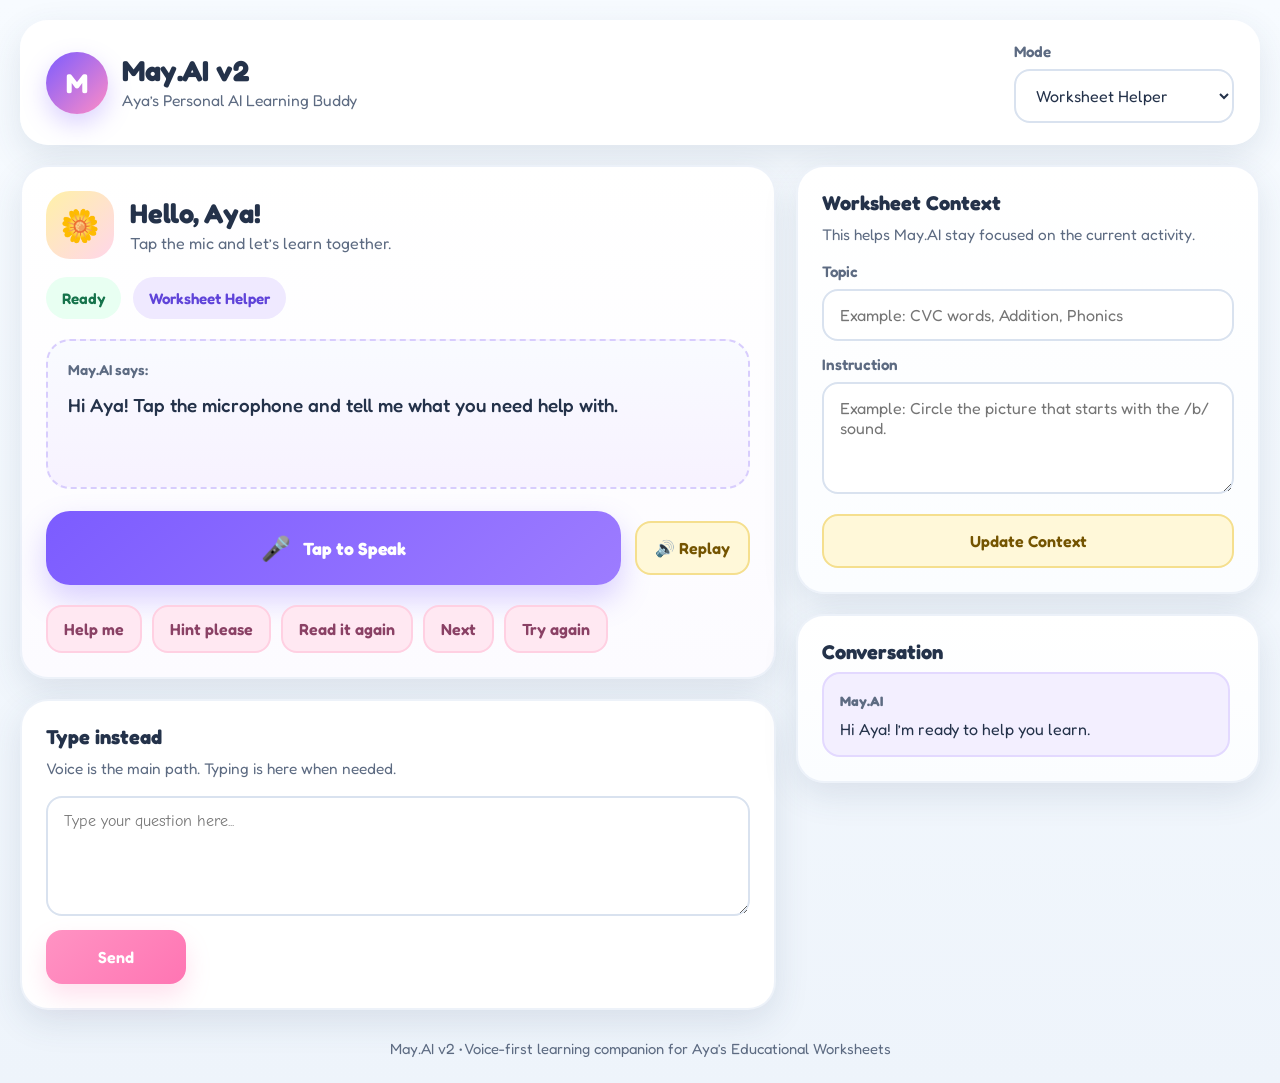
<file: index.html>
<!DOCTYPE html>
<html lang="en">
<head>
  <meta charset="UTF-8" />
  <meta name="viewport" content="width=device-width, initial-scale=1.0" />
  <title>May.AI v2 | Aya's Personal AI</title>
  <link rel="stylesheet" href="style.css" />
  <link rel="preconnect" href="https://fonts.googleapis.com" />
  <link rel="preconnect" href="https://fonts.gstatic.com" crossorigin />
  <link
    href="https://fonts.googleapis.com/css2?family=Fredoka:wght@400;500;600;700&family=Comic+Neue:wght@400;700&display=swap"
    rel="stylesheet"
  />
</head>
<body>
  <div class="app-shell">
    <header class="topbar">
      <div class="brand-wrap">
        <div class="brand-avatar">M</div>
        <div class="brand-text">
          <h1>May.AI v2</h1>
          <p>Aya’s Personal AI Learning Buddy</p>
        </div>
      </div>

      <div class="mode-switcher">
        <label for="modeSelect">Mode</label>
        <select id="modeSelect">
          <option value="worksheet_helper">Worksheet Helper</option>
          <option value="reading_buddy">Reading Buddy</option>
          <option value="math_buddy">Math Buddy</option>
          <option value="encouragement_mode">Encouragement Mode</option>
        </select>
      </div>
    </header>

    <main class="main-layout">
      <section class="ai-panel">
        <div class="ai-card">
          <div class="ai-header">
            <div class="ai-avatar">🌼</div>
            <div class="ai-heading">
              <h2>Hello, Aya!</h2>
              <p id="aiSubtext">Tap the mic and let’s learn together.</p>
            </div>
          </div>

          <div class="status-row">
            <div class="status-pill" id="statusPill">Ready</div>
            <div class="lesson-pill" id="lessonPill">Worksheet Helper</div>
          </div>

          <div class="caption-box" id="captionBox">
            <p class="caption-label">May.AI says:</p>
            <div class="caption-text" id="responseText">
              Hi Aya! Tap the microphone and tell me what you need help with.
            </div>
          </div>

          <div class="voice-controls">
            <button id="micButton" class="mic-button" type="button" aria-label="Start voice input">
              <span class="mic-icon">🎤</span>
              <span class="mic-text">Tap to Speak</span>
            </button>

            <button id="replayButton" class="secondary-button" type="button">
              🔊 Replay
            </button>
          </div>

          <div class="quick-replies">
            <button class="chip" type="button" data-prompt="Help me with this.">Help me</button>
            <button class="chip" type="button" data-prompt="Give me a hint please.">Hint please</button>
            <button class="chip" type="button" data-prompt="Read it to me again.">Read it again</button>
            <button class="chip" type="button" data-prompt="Let's do the next one.">Next</button>
            <button class="chip" type="button" data-prompt="Can we try again?">Try again</button>
          </div>
        </div>

        <div class="input-card">
          <h3>Type instead</h3>
          <p class="input-note">
            Voice is the main path. Typing is here when needed.
          </p>

          <div class="text-input-wrap">
            <textarea
              id="textInput"
              rows="3"
              placeholder="Type your question here..."
            ></textarea>
            <button id="sendButton" class="send-button" type="button">Send</button>
          </div>
        </div>
      </section>

      <aside class="side-panel">
        <div class="side-card">
          <h3>Worksheet Context</h3>
          <p class="side-note">
            This helps May.AI stay focused on the current activity.
          </p>

          <label for="worksheetTopic">Topic</label>
          <input
            type="text"
            id="worksheetTopic"
            placeholder="Example: CVC words, Addition, Phonics"
          />

          <label for="worksheetInstruction">Instruction</label>
          <textarea
            id="worksheetInstruction"
            rows="4"
            placeholder="Example: Circle the picture that starts with the /b/ sound."
          ></textarea>

          <button id="updateContextButton" class="secondary-button full-width" type="button">
            Update Context
          </button>
        </div>

        <div class="side-card">
          <h3>Conversation</h3>
          <div class="conversation-log" id="conversationLog">
            <div class="log-entry may">
              <span class="log-role">May.AI</span>
              <p>Hi Aya! I’m ready to help you learn.</p>
            </div>
          </div>
        </div>
      </aside>
    </main>

    <footer class="footer">
      <p>May.AI v2 • Voice-first learning companion for Aya’s Educational Worksheets</p>
    </footer>
  </div>

  <script src="script.js"></script>
</body>
</html>
</file>
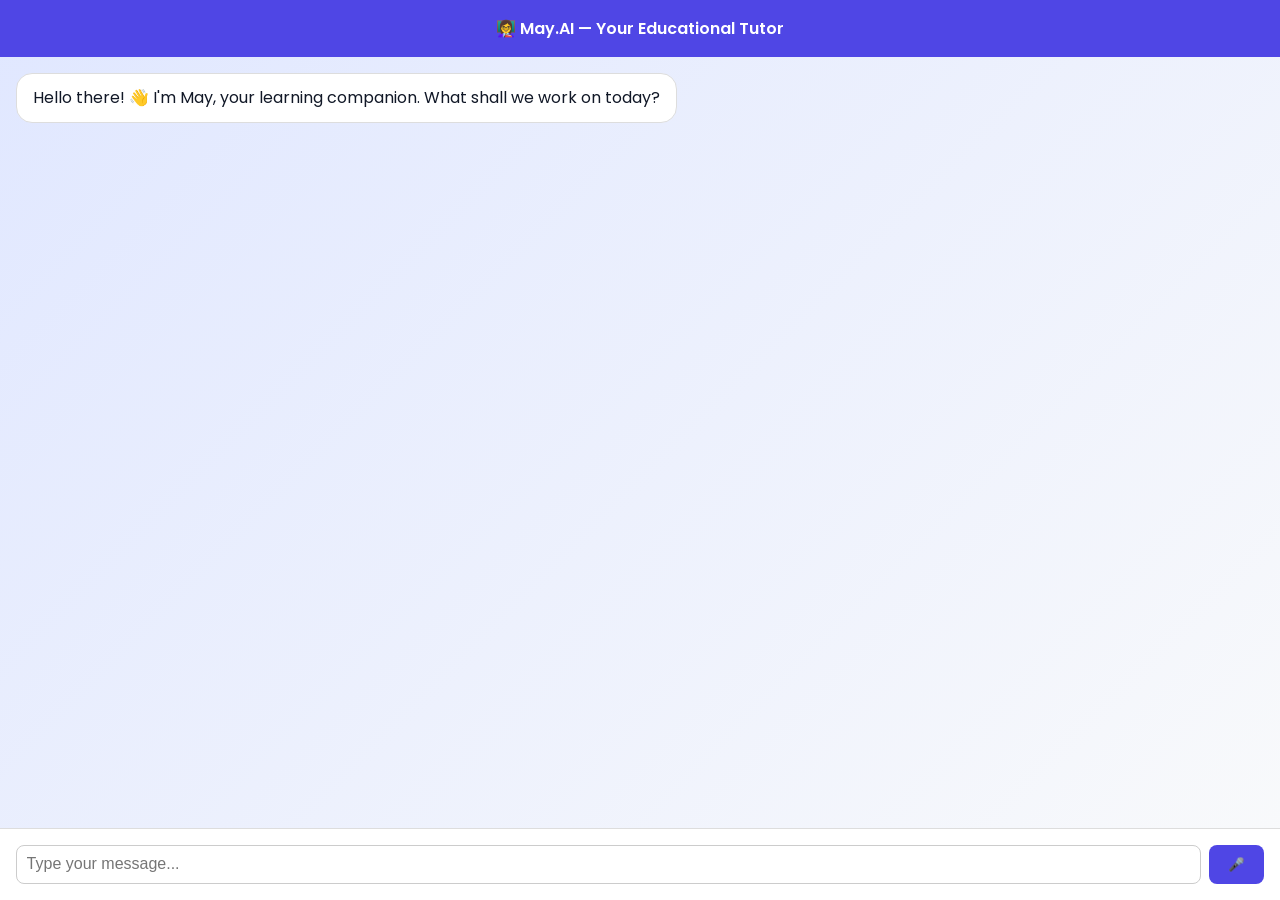
<file: chat.html>
<!DOCTYPE html>
<html lang="en">
<head>
  <meta charset="UTF-8" />
  <meta name="viewport" content="width=device-width, initial-scale=1.0" />
  <title>May.AI Chatroom</title>
  <link href="https://fonts.googleapis.com/css2?family=Poppins:wght@400;600&display=swap" rel="stylesheet" />

  <style>
    body {
      font-family: 'Poppins', sans-serif;
      background: linear-gradient(135deg, #e0e7ff, #f9fafb);
      margin: 0;
      height: 100vh;
      display: flex;
      flex-direction: column;
    }

    header {
      background: #4f46e5;
      color: white;
      padding: 1rem;
      text-align: center;
      font-weight: 600;
    }

    #chatContainer {
      flex: 1;
      overflow-y: auto;
      padding: 1rem;
      display: flex;
      flex-direction: column;
      gap: 1rem;
    }

    .msg {
      padding: 0.8rem 1rem;
      border-radius: 1rem;
      max-width: 80%;
      line-height: 1.4;
    }
    .user {
      background: #4f46e5;
      color: white;
      align-self: flex-end;
    }
    .may {
      background: #ffffff;
      color: #111827;
      border: 1px solid #ddd;
      align-self: flex-start;
    }

    footer {
      display: flex;
      gap: 0.5rem;
      padding: 1rem;
      background: #fff;
      border-top: 1px solid #ddd;
    }

    input {
      flex: 1;
      padding: 0.6rem;
      border: 1px solid #ccc;
      border-radius: 0.5rem;
      font-size: 1rem;
    }

    button {
      background: #4f46e5;
      color: white;
      border: none;
      border-radius: 0.5rem;
      padding: 0.6rem 1.2rem;
      cursor: pointer;
      font-weight: 600;
    }
    button:hover {
      background: #4338ca;
    }
  </style>
</head>

<body>
  <header>
    👩‍🏫 May.AI — Your Educational Tutor
  </header>

  <div id="chatContainer">
    <div class="may msg">Hello there! 👋 I'm May, your learning companion. What shall we work on today?</div>
  </div>

  <footer>
    <input type="text" id="userInput" placeholder="Type your message..." />
    <button id="recordBtn">🎤</button>
  </footer>

  <script>
    const chatContainer = document.getElementById("chatContainer");
    const input = document.getElementById("userInput");
    const sendBtn = document.getElementById("sendBtn");

    sendBtn.addEventListener("click", () => {
      const userMsg = input.value.trim();
      if (!userMsg) return;
      appendMsg(userMsg, "user");
      input.value = "";
    });

    function appendMsg(text, sender) {
      const msg = document.createElement("div");
      msg.classList.add("msg", sender);
      msg.textContent = text;
      chatContainer.appendChild(msg);
      chatContainer.scrollTop = chatContainer.scrollHeight;
    }
  </script>

  <!-- ✅ THIS IS YOUR ORIGINAL RELEVANCE.AI BUBBLE -->
  <script defer
    data-relevanceai-share-id="f1db6c/91ca347317a3-4e41-984f-88b81f5d200b/30324bf7-9e64-4c7c-9a2e-a665e37e78f1"
    src="https://app.relevanceai.com/embed/chat-bubble.js"
    data-share-styles="
      hide_tool_steps=false
      &hide_file_uploads=false
      &hide_conversation_list=false
      &bubble_style=agent
      &primary_color=%23685FFF
      &bubble_icon=pd%2Fchat
      &input_placeholder_text=Type+your+message...
      &hide_logo=false
      &hide_description=false
      &enable_voice_recording=true">
  </script>
  <script>
    // === Voice Recorder Setup ===
		let mediaRecorder;
		let audioChunks = [];

		const recordBtn = document.getElementById("recordBtn");
		const N8N_WEBHOOK = "https://YOUR-N8N-URL/webhook/voice";  // replace with your webhook URL

		recordBtn.addEventListener("click", async () => {
		  if (!mediaRecorder || mediaRecorder.state === "inactive") {
  		// Start recording
  		const stream = await navigator.mediaDevices.getUserMedia({ audio: true });
  		mediaRecorder = new MediaRecorder(stream);

  		audioChunks = [];
  		mediaRecorder.ondataavailable = e => audioChunks.push(e.data);

  		mediaRecorder.onstop = async () => {
    		const blob = new Blob(audioChunks, { type: "audio/webm" });
    		const formData = new FormData();
    		formData.append("file", blob, "voice.webm");

    		appendMsg("🎤 Sending voice message...", "user");

    		// Send audio to n8n
    		const res = await fetch(N8N_WEBHOOK, { method: "POST", body: formData });
    		const data = await res.json();

    		// Play May's voice reply
    		if (data.audio_url) {
      		const audio = new Audio(data.audio_url);
      		audio.play();
    		}

    		// Display May's text reply
    		if (data.text) {
      		appendMsg(data.text, "may");
    			}
  			};

  			mediaRecorder.start();
  			recordBtn.textContent = "⏹️";
				} else {
  			// Stop recording
  		mediaRecorder.stop();
  		recordBtn.textContent = "🎤";
			}
		});

  </script>

</body>
</html>
</file>
<file: style.css>
* {
  box-sizing: border-box;
  margin: 0;
  padding: 0;
}

:root {
  --bg-main: #f4f7fb;
  --panel-bg: #ffffff;
  --panel-soft: #fdf8ff;
  --text-main: #24324a;
  --text-soft: #5d6b82;
  --accent: #7c5cff;
  --accent-dark: #5f43d9;
  --accent-soft: #efe9ff;
  --pink-soft: #ffe8f2;
  --yellow-soft: #fff8d9;
  --green-soft: #e8fff2;
  --border: #d9e2ef;
  --shadow: 0 12px 35px rgba(50, 70, 110, 0.12);
  --radius-xl: 28px;
  --radius-lg: 20px;
  --radius-md: 14px;
  --transition: 0.25s ease;
}

html,
body {
  min-height: 100%;
  font-family: 'Fredoka', 'Comic Neue', sans-serif;
  background: linear-gradient(180deg, #f7fbff 0%, #eef4fb 100%);
  color: var(--text-main);
}

body {
  padding: 20px;
}

button,
input,
textarea,
select {
  font: inherit;
}

button {
  cursor: pointer;
  border: none;
  transition: transform var(--transition), box-shadow var(--transition), background var(--transition);
}

button:hover {
  transform: translateY(-2px);
}

button:active {
  transform: translateY(0);
}

textarea,
input,
select {
  width: 100%;
  border: 2px solid var(--border);
  border-radius: 16px;
  padding: 14px 16px;
  background: #fff;
  color: var(--text-main);
  outline: none;
  transition: border-color var(--transition), box-shadow var(--transition);
}

textarea:focus,
input:focus,
select:focus {
  border-color: var(--accent);
  box-shadow: 0 0 0 4px rgba(124, 92, 255, 0.12);
}

textarea {
  resize: vertical;
}

.app-shell {
  max-width: 1380px;
  margin: 0 auto;
  display: flex;
  flex-direction: column;
  gap: 20px;
}

.topbar {
  background: rgba(255, 255, 255, 0.95);
  border: 2px solid rgba(255, 255, 255, 0.7);
  box-shadow: var(--shadow);
  border-radius: var(--radius-xl);
  padding: 20px 24px;
  display: flex;
  align-items: center;
  justify-content: space-between;
  gap: 18px;
  flex-wrap: wrap;
}

.brand-wrap {
  display: flex;
  align-items: center;
  gap: 14px;
}

.brand-avatar {
  width: 62px;
  height: 62px;
  border-radius: 50%;
  display: grid;
  place-items: center;
  background: linear-gradient(135deg, #7c5cff, #ff8cc6);
  color: #fff;
  font-size: 1.7rem;
  font-weight: 700;
  box-shadow: 0 10px 24px rgba(124, 92, 255, 0.28);
  flex-shrink: 0;
}

.brand-text h1 {
  font-size: 1.8rem;
  line-height: 1.1;
}

.brand-text p {
  margin-top: 4px;
  color: var(--text-soft);
  font-size: 0.98rem;
}

.mode-switcher {
  min-width: 220px;
  display: flex;
  flex-direction: column;
  gap: 8px;
}

.mode-switcher label {
  font-size: 0.95rem;
  color: var(--text-soft);
  font-weight: 600;
}

.main-layout {
  display: grid;
  grid-template-columns: 1.55fr 0.95fr;
  gap: 20px;
  align-items: start;
}

.ai-panel,
.side-panel {
  display: flex;
  flex-direction: column;
  gap: 20px;
}

.ai-card,
.input-card,
.side-card {
  background: var(--panel-bg);
  border-radius: var(--radius-xl);
  padding: 24px;
  box-shadow: var(--shadow);
  border: 2px solid rgba(233, 239, 248, 0.8);
}

.ai-card {
  background: linear-gradient(180deg, #ffffff 0%, #fcfbff 100%);
}

.ai-header {
  display: flex;
  align-items: center;
  gap: 16px;
}

.ai-avatar {
  width: 68px;
  height: 68px;
  border-radius: 24px;
  display: grid;
  place-items: center;
  background: linear-gradient(135deg, #fff1a8, #ffd6ea);
  font-size: 2rem;
  flex-shrink: 0;
}

.ai-heading h2 {
  font-size: 1.7rem;
  margin-bottom: 4px;
}

.ai-heading p {
  color: var(--text-soft);
  font-size: 1rem;
}

.status-row {
  margin-top: 18px;
  display: flex;
  gap: 12px;
  flex-wrap: wrap;
}

.status-pill,
.lesson-pill {
  display: inline-flex;
  align-items: center;
  justify-content: center;
  min-height: 42px;
  padding: 10px 16px;
  border-radius: 999px;
  font-weight: 600;
  font-size: 0.95rem;
}

.status-pill {
  background: var(--green-soft);
  color: #15734b;
}

.lesson-pill {
  background: var(--accent-soft);
  color: var(--accent-dark);
}

.caption-box {
  margin-top: 20px;
  background: linear-gradient(180deg, #f9fbff 0%, #f7f2ff 100%);
  border: 2px dashed #d8cdfd;
  border-radius: 24px;
  padding: 20px;
  min-height: 150px;
}

.caption-label {
  font-size: 0.9rem;
  color: var(--text-soft);
  margin-bottom: 12px;
  font-weight: 600;
}

.caption-text {
  font-size: 1.18rem;
  line-height: 1.6;
  font-weight: 500;
}

.voice-controls {
  margin-top: 22px;
  display: flex;
  gap: 14px;
  flex-wrap: wrap;
  align-items: center;
}

.mic-button {
  flex: 1 1 280px;
  min-height: 74px;
  border-radius: 24px;
  background: linear-gradient(135deg, #7c5cff 0%, #9d7cff 100%);
  color: #fff;
  display: flex;
  align-items: center;
  justify-content: center;
  gap: 12px;
  box-shadow: 0 14px 30px rgba(124, 92, 255, 0.28);
  padding: 16px 22px;
}

.mic-button:hover {
  background: linear-gradient(135deg, #6d4ef1 0%, #8d6ef4 100%);
}

.mic-icon {
  font-size: 1.5rem;
}

.mic-text {
  font-size: 1.1rem;
  font-weight: 700;
}

.secondary-button,
.send-button,
.chip {
  border-radius: 16px;
  font-weight: 600;
}

.secondary-button {
  min-height: 54px;
  padding: 14px 18px;
  background: var(--yellow-soft);
  color: #745400;
  border: 2px solid #f5df8e;
}

.secondary-button:hover {
  background: #fff1b8;
}

.quick-replies {
  margin-top: 20px;
  display: flex;
  flex-wrap: wrap;
  gap: 10px;
}

.chip {
  padding: 12px 16px;
  background: var(--pink-soft);
  color: #8a4165;
  border: 2px solid #ffd0e2;
  min-height: 48px;
}

.chip:hover {
  background: #ffdceb;
}

.input-card h3,
.side-card h3 {
  font-size: 1.25rem;
  margin-bottom: 8px;
}

.input-note,
.side-note {
  color: var(--text-soft);
  font-size: 0.96rem;
  margin-bottom: 16px;
  line-height: 1.5;
}

.text-input-wrap {
  display: flex;
  flex-direction: column;
  gap: 14px;
}

#textInput {
  min-height: 120px;
  font-family: 'Comic Neue', sans-serif;
}

.send-button {
  align-self: flex-start;
  min-width: 140px;
  min-height: 54px;
  padding: 14px 22px;
  background: linear-gradient(135deg, #ff93c3 0%, #ff75b3 100%);
  color: #fff;
  box-shadow: 0 12px 24px rgba(255, 117, 179, 0.22);
}

.send-button:hover {
  background: linear-gradient(135deg, #ff84ba 0%, #f563a6 100%);
}

.side-card {
  background: linear-gradient(180deg, #ffffff 0%, #fbfdff 100%);
}

.side-card label {
  display: block;
  margin-bottom: 8px;
  margin-top: 14px;
  font-size: 0.95rem;
  font-weight: 600;
  color: var(--text-soft);
}

.full-width {
  width: 100%;
  margin-top: 16px;
}

.conversation-log {
  margin-top: 8px;
  display: flex;
  flex-direction: column;
  gap: 12px;
  max-height: 420px;
  overflow-y: auto;
  padding-right: 4px;
}

.conversation-log::-webkit-scrollbar {
  width: 8px;
}

.conversation-log::-webkit-scrollbar-thumb {
  background: #d7dff0;
  border-radius: 999px;
}

.log-entry {
  padding: 14px 16px;
  border-radius: 18px;
  line-height: 1.5;
}

.log-entry.may {
  background: #f3efff;
  border: 2px solid #e3d9ff;
}

.log-entry.user {
  background: #eef8ff;
  border: 2px solid #d5ebff;
}

.log-role {
  display: inline-block;
  font-size: 0.85rem;
  font-weight: 700;
  margin-bottom: 6px;
  color: var(--text-soft);
}

.footer {
  text-align: center;
  padding: 10px 16px 6px;
  color: var(--text-soft);
  font-size: 0.92rem;
}

.listening {
  background: #fff4d8 !important;
  color: #936200 !important;
  animation: pulseGlow 1.2s infinite;
}

.speaking {
  background: #ede6ff !important;
  color: var(--accent-dark) !important;
}

.mic-active {
  animation: bounceMic 1s infinite;
}

@keyframes pulseGlow {
  0% {
    box-shadow: 0 0 0 0 rgba(255, 196, 0, 0.22);
  }
  70% {
    box-shadow: 0 0 0 14px rgba(255, 196, 0, 0);
  }
  100% {
    box-shadow: 0 0 0 0 rgba(255, 196, 0, 0);
  }
}

@keyframes bounceMic {
  0%, 100% {
    transform: translateY(0);
  }
  50% {
    transform: translateY(-4px);
  }
}

@media (max-width: 1100px) {
  .main-layout {
    grid-template-columns: 1fr;
  }

  .side-panel {
    order: 2;
  }

  .ai-panel {
    order: 1;
  }
}

@media (max-width: 700px) {
  body {
    padding: 12px;
  }

  .topbar,
  .ai-card,
  .input-card,
  .side-card {
    padding: 18px;
    border-radius: 22px;
  }

  .brand-avatar {
    width: 54px;
    height: 54px;
    font-size: 1.4rem;
  }

  .brand-text h1 {
    font-size: 1.45rem;
  }

  .ai-avatar {
    width: 58px;
    height: 58px;
    font-size: 1.7rem;
  }

  .ai-heading h2 {
    font-size: 1.4rem;
  }

  .caption-text {
    font-size: 1.04rem;
  }

  .mic-button {
    width: 100%;
    min-height: 68px;
  }

  .secondary-button,
  .send-button {
    width: 100%;
  }

  .send-button {
    align-self: stretch;
  }

  .voice-controls {
    flex-direction: column;
    align-items: stretch;
  }

  .quick-replies {
    display: grid;
    grid-template-columns: 1fr 1fr;
  }

  .chip {
    width: 100%;
  }
}

@media (max-width: 480px) {
  .quick-replies {
    grid-template-columns: 1fr;
  }

  .brand-wrap {
    align-items: flex-start;
  }

  .topbar {
    flex-direction: column;
    align-items: stretch;
  }

  .status-row {
    flex-direction: column;
    align-items: stretch;
  }

  .status-pill,
  .lesson-pill {
    width: 100%;
  }
}
</file>
